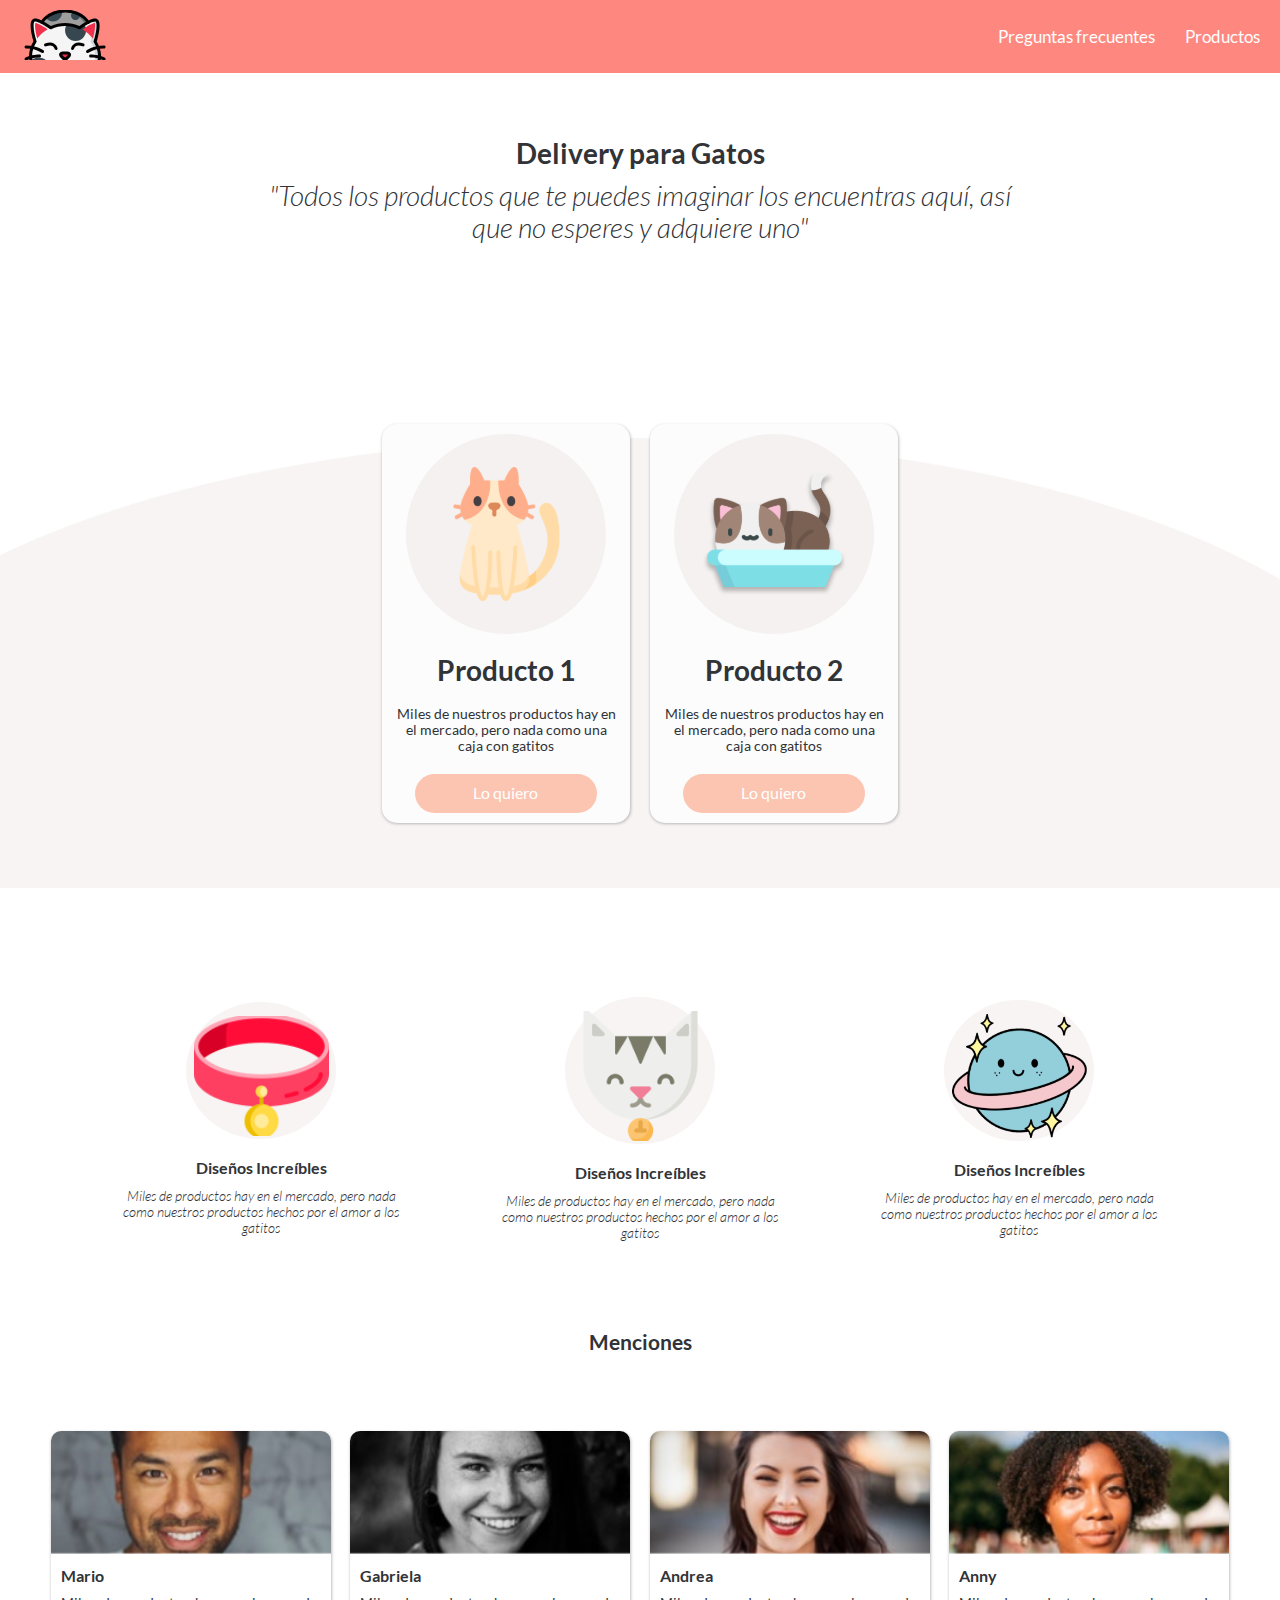
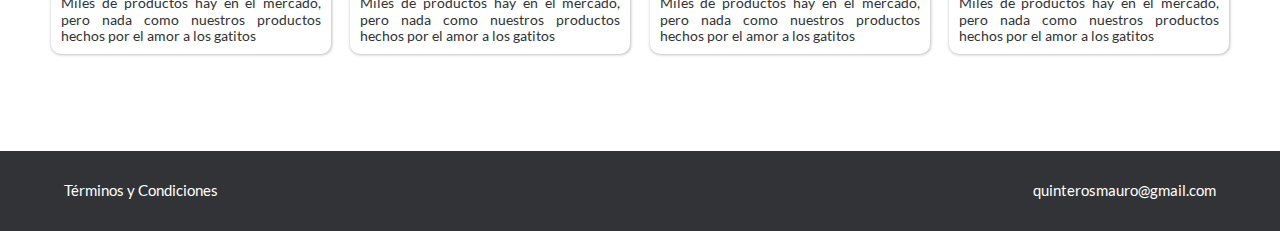
<file: index.html>
<!DOCTYPE html>
<html lang="es">
<head>
  <meta charset="UTF-8">
  <meta name="viewport" content="width=device-width, initial-scale=1.0">
  <link rel="shortcut icon" href="./assets/images/icon.png" type="image/x-icon">
  <title>MarketCats</title>
  <link rel="stylesheet" href="./assets/css/normalize.css">
  <link rel="stylesheet" href="./assets/css/animation.css">
  <link rel="stylesheet" href="./assets/css/style.css">
  <link rel="stylesheet" href="./assets/css/mobile.css">
</head>
<body>
  <header class="header">
    <nav class="nav fadeInDown">
      <a href="./index.html" class="m-0 brand-image">
        <img src="./assets/images/logo.svg" alt="logo">
      </a>
      <ul class="nav-options">
        <li><a href="#">Preguntas frecuentes</a></li>
        <li><a href="./product.html">Productos</a></li>
      </ul>
    </nav>
  </header>
  <!-- Main -->
  <main class="main">
    <h1 class="m-0 fadeIn">Delivery para Gatos</h1>
    <h1 class="m-0 fadeIn">"Todos los productos que te puedes imaginar los encuentras aquí, así que no esperes y adquiere uno"</h1>
  </main>
  <!-- Products -->
  <section class="products">
    <article class="product fadeInUp">
      <div class="content">
        <div class="image-wrapper">
          <img src="./assets/images/cat-1.svg" alt="cat 1">
        </div>
        <h1 class="m-0 text-center">Producto 1</h1>
        <p class="text-center">Miles de nuestros productos hay en el mercado, pero nada como una caja con gatitos</p>
        <a href="./sales.html" class="product-button">
          Lo quiero
        </a>
      </div>
    </article>
    <article class="product fadeInUp">
      <div class="content">
        <div class="image-wrapper">
          <img src="./assets/images/cat-2.svg" alt="cat 2">
        </div>
        <h1 class="m-0 text-center">Producto 2</h1>
        <p class="text-center">Miles de nuestros productos hay en el mercado, pero nada como una caja con gatitos</p>
        <a href="./sales.html" class="product-button">
          Lo quiero
        </a>
      </div>
    </article>
  </section>
  <!-- Description -->
  <section class="description">
    <div class="container">
      <article class="description-item">
        <figure class="m-0 description-image">
          <img src="./assets/images/product-1.png" alt="product 1">
        </figure>
        <h3 class="m-0">Diseños Increíbles</h3>
        <p class="m-0 text-center">Miles de productos hay en el mercado, pero nada como nuestros productos hechos por el amor a los gatitos</p>
      </article>
      <article class="description-item">
        <figure class="m-0 description-image">
          <img src="./assets/images/product-2.png" alt="product 1">
        </figure>
        <h3 class="m-0">Diseños Increíbles</h3>
        <p class="m-0 text-center">Miles de productos hay en el mercado, pero nada como nuestros productos hechos por el amor a los gatitos</p>
      </article>
      <article class="description-item">
        <figure class="m-0 description-image">
          <img src="./assets/images/product-3.png" alt="product 1">
        </figure>
        <h3 class="m-0">Diseños Increíbles</h3>
        <p class="m-0 text-center">Miles de productos hay en el mercado, pero nada como nuestros productos hechos por el amor a los gatitos</p>
      </article>
    </div>
  </section>
  <!-- Clients -->
  <section class="clients">
    <h2>Menciones</h2>
    <div class="container">
      <article class="client-item">
        <figure class="m-0 client-image">
          <img src="./assets/images/persona-1.png" alt="persona 1">
        </figure>
        <h3 class="m-0">Mario</h3>
        <p class="m-0">Miles de productos hay en el mercado, pero nada como nuestros productos hechos por el amor a los gatitos</p>
      </article>
      <article class="client-item">
        <figure class="m-0 client-image">
          <img src="./assets/images/persona-2.png" alt="persona 2">
        </figure>
        <h3 class="m-0">Gabriela</h3>
        <p class="m-0">Miles de productos hay en el mercado, pero nada como nuestros productos hechos por el amor a los gatitos</p>
      </article>
      <article class="client-item">
        <figure class="m-0 client-image">
          <img src="./assets/images/persona-3.png" alt="persona 3">
        </figure>
        <h3 class="m-0">Andrea</h3>
        <p class="m-0">Miles de productos hay en el mercado, pero nada como nuestros productos hechos por el amor a los gatitos</p>
      </article>
      <article class="client-item">
        <figure class="m-0 client-image">
          <img src="./assets/images/persona-4.png" alt="persona 4">
        </figure>
        <h3 class="m-0">Anny</h3>
        <p class="m-0">Miles de productos hay en el mercado, pero nada como nuestros productos hechos por el amor a los gatitos</p>
      </article>
    </div>
  </section>
  <!-- Footer -->
  <footer class="footer">
    <a href="#">Términos y Condiciones</a>
    <a href="mailto:quinterosmauro@gmail.com">quinterosmauro@gmail.com</a>
  </footer>
</body>
</html>
</file>
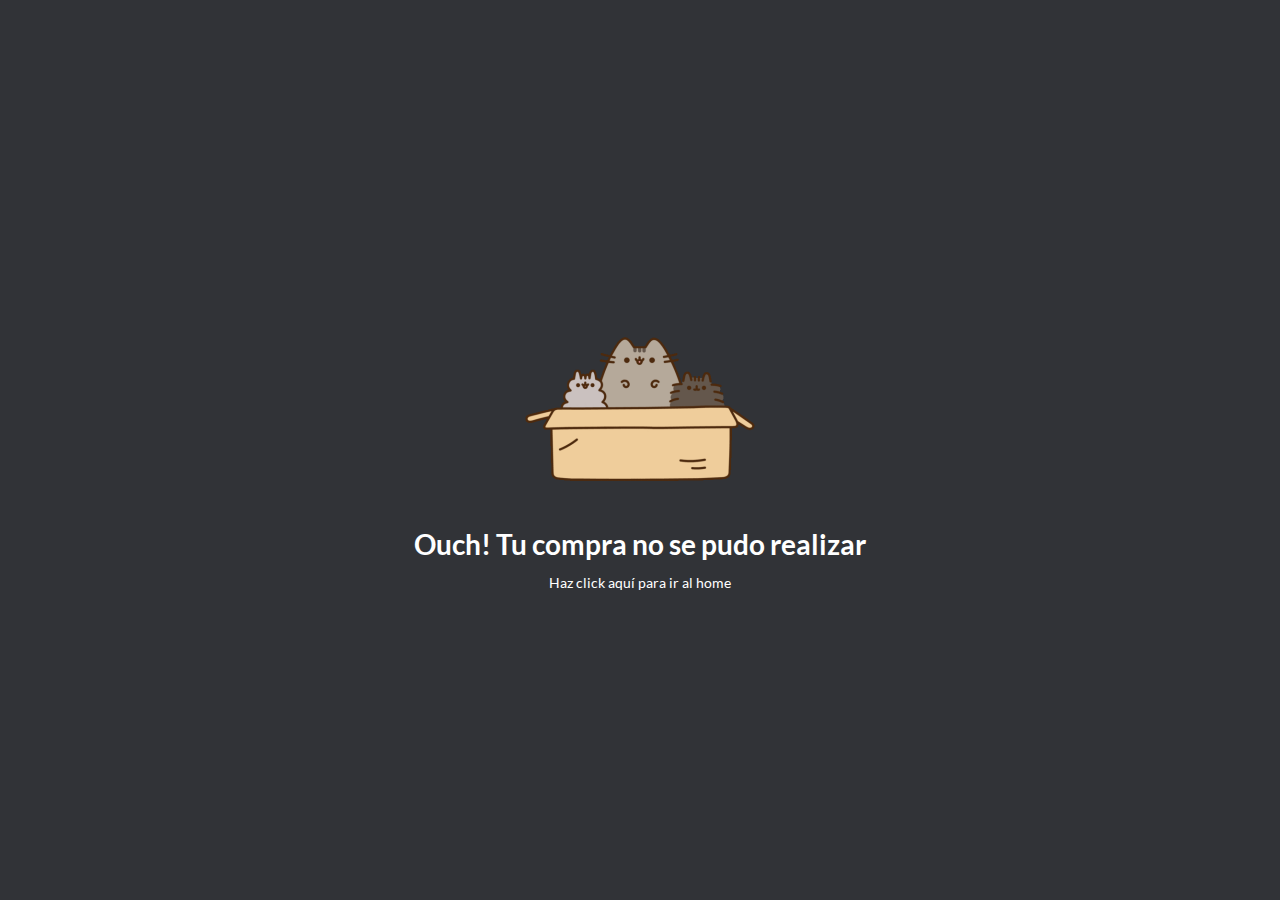
<file: fail.html>
<!DOCTYPE html>
<html lang="es">
<head>
  <meta charset="UTF-8">
  <meta name="viewport" content="width=device-width, initial-scale=1.0">
  <link rel="shortcut icon" href="./assets/images/icon.png" type="image/x-icon">
  <title>MarketCats</title>
  <link rel="stylesheet" href="./assets/css/normalize.css">
  <link rel="stylesheet" href="./assets/css/animation.css">
  <link rel="stylesheet" href="./assets/css/style.css">
  <link rel="stylesheet" href="./assets/css/paypal.css">
</head>
<body>
  <div class="content-paypal">
    <img src="./assets/images/product-item.png" alt="product success">
    <h3>Ouch! Tu compra no se pudo realizar</h3>
    <p><a href="./index.html">Haz click aquí para ir al home</a></p>
  </div>
</body>
</html>
</file>
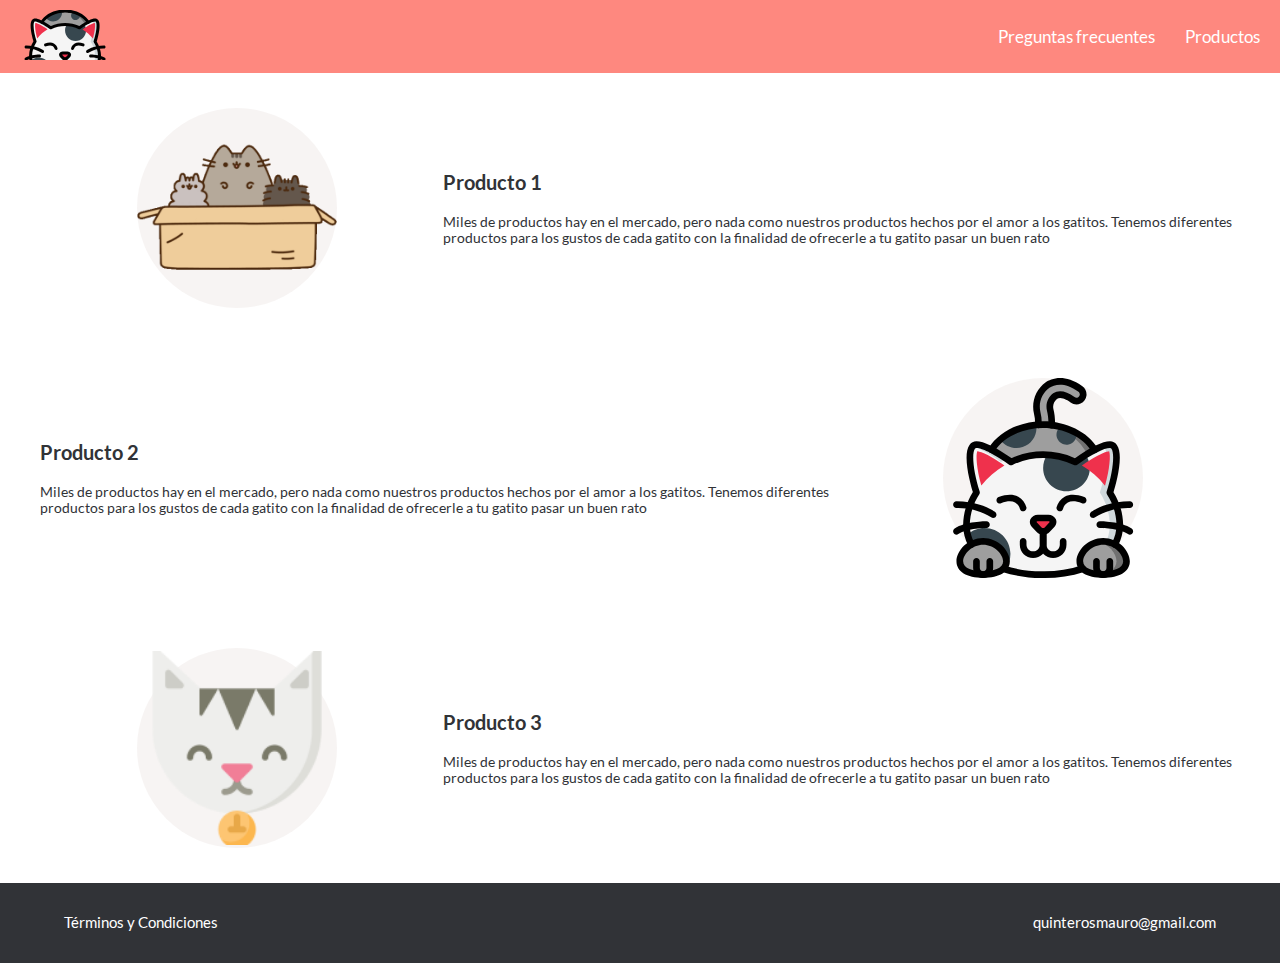
<file: product.html>
<!DOCTYPE html>
<html lang="es">
  <head>
    <meta charset="UTF-8" />
    <meta name="viewport" content="width=device-width, initial-scale=1.0">
    <link rel="shortcut icon" href="./assets/images/icon.png" type="image/x-icon">
    <title>MarketCats</title>
    <link rel="stylesheet" href="./assets/css/normalize.css">
    <link rel="stylesheet" href="./assets/css/animation.css">
    <link rel="stylesheet" href="./assets/css/style.css">
    <link rel="stylesheet" href="./assets/css/mobile.css">
    <link rel="stylesheet" href="./assets/css/grid.css">
  </head>
  <body>
    <header class="header">
      <nav class="nav fadeInDown">
        <a href="./index.html" class="m-0 brand-image">
          <img src="./assets/images/logo.svg" alt="logo">
        </a>
        <ul class="nav-options">
          <li><a href="#">Preguntas frecuentes</a></li>
          <li><a href="./product.html">Productos</a></li>
        </ul>
      </nav>
    </header>
    <div class="grid-container">
      <div class="row height-row">
        <div class="col-2 flex-center-x">
          <figure class="m-0 image-container flex-center-x">
            <img src="./assets/images/product-item.png" alt="product image">
          </figure>
        </div>
        <div class="col-4 flex-justify-y">
          <h3 class="m-0">Producto 1</h3>
          <p class="m-0">Miles de productos hay en el mercado, pero nada como nuestros productos hechos por el amor a los gatitos. Tenemos diferentes productos para los gustos de cada gatito con la finalidad de ofrecerle a tu gatito pasar un buen rato</p>
        </div>
      </div>
      <div class="row height-row">
        <div class="col-4 flex-justify-y">
          <h3 class="m-0">Producto 2</h3>
          <p class="m-0">Miles de productos hay en el mercado, pero nada como nuestros productos hechos por el amor a los gatitos. Tenemos diferentes productos para los gustos de cada gatito con la finalidad de ofrecerle a tu gatito pasar un buen rato</p>
        </div>
        <div class="col-2 flex-center-x">
          <figure class="m-0 image-container flex-center-x">
            <img src="./assets/images/logo.svg" alt="product image">
          </figure>
        </div>
      </div>
      <div class="row height-row">
        <div class="col-2 flex-center-x">
          <figure class="m-0 image-container flex-center-x">
            <img src="./assets/images/product-2.png" alt="product image">
          </figure>
        </div>
        <div class="col-4 flex-justify-y">
          <h3 class="m-0">Producto 3</h3>
          <p class="m-0">Miles de productos hay en el mercado, pero nada como nuestros productos hechos por el amor a los gatitos. Tenemos diferentes productos para los gustos de cada gatito con la finalidad de ofrecerle a tu gatito pasar un buen rato</p>
        </div>
      </div>
    </div>
    <footer class="footer">
      <a href="#">Términos y Condiciones</a>
      <a href="mailto:quinterosmauro@gmail.com">quinterosmauro@gmail.com</a>
    </footer>
  </body>
</html>
</file>
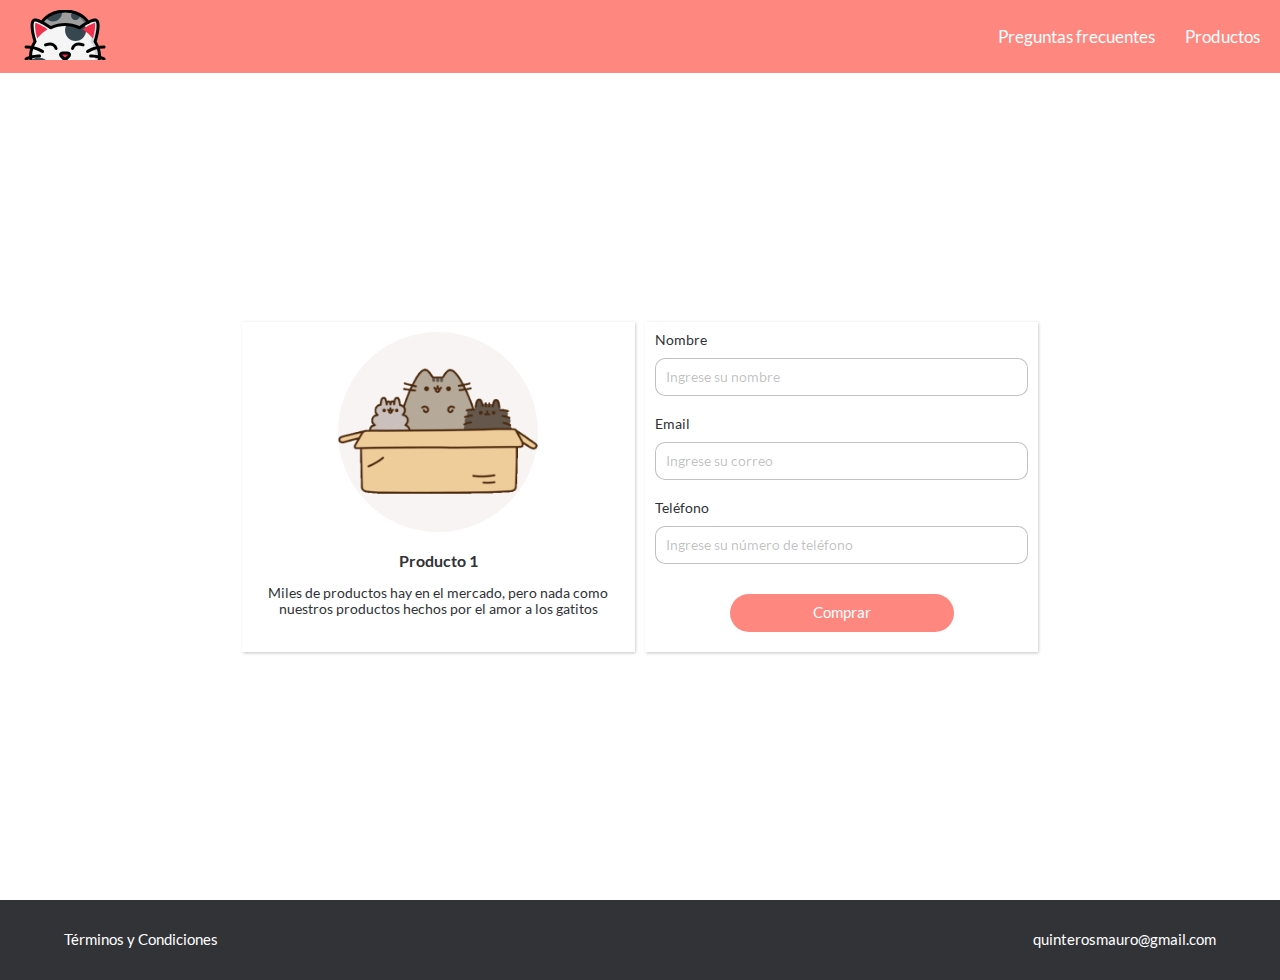
<file: sales.html>
<!DOCTYPE html>
<html lang="es">
<head>
  <meta charset="UTF-8">
  <meta name="viewport" content="width=device-width, initial-scale=1.0">
  <link rel="shortcut icon" href="./assets/images/icon.png" type="image/x-icon">
  <title>MarketCats</title>
  <link rel="stylesheet" href="./assets/css/normalize.css">
  <link rel="stylesheet" href="./assets/css/animation.css">
  <link rel="stylesheet" href="./assets/css/style.css">
  <link rel="stylesheet" href="./assets/css/mobile.css">
  <link rel="stylesheet" href="./assets/css/grid.css">
</head>
<body>
  <header class="header">
    <nav class="nav fadeInDown">
      <a href="./index.html" class="m-0 brand-image">
        <img src="./assets/images/logo.svg" alt="logo">
      </a>
      <ul class="nav-options">
        <li><a href="#">Preguntas frecuentes</a></li>
        <li><a href="./product.html">Productos</a></li>
      </ul>
    </nav>
  </header>
  <!-- Form -->
  <div class="grid-container main-form">
    <div class="row">
      <div class="col-2 col-form">
        <section class="pay">
          <figure class="m-0 image-container">
            <img src="./assets/images/product-item.png" alt="product item">
          </figure>
          <h3>Producto 1</h3>
          <p>Miles de productos hay en el mercado, pero nada como nuestros productos hechos por el amor a los gatitos</p>
        </section>
      </div>
      <div class="col-2">
        <section class="pay">
          <form action="https://www.paypal.com/cgi-bin/webscr?cmd=_s-xclick&hosted_button_id=WAQFEFBLBNKGN" method="POST">
            <input type="hidden" name="first_name" value="Mauro">
            <input type="hidden" name="city" value="Lima">
            <input type="hidden" name="state" value="PE">
            <input type="hidden" name="night_phone_a" value="978">
            <input type="hidden" name="night_phone_b" value="154">
            <input type="hidden" name="night_phone_c" value="504">
            <input type="hidden" name="email" value="quinterosmauro9905@gmail.com">
            <div class="input-content">
              <label for="name">Nombre</label>
              <input type="text" name="user-name" id="name" placeholder="Ingrese su nombre">
            </div>
            <div class="input-content">
              <label for="email">Email</label>
              <input type="email" name="user-email" id="email" placeholder="Ingrese su correo">
            </div>
            <div class="input-content">
              <label for="phone">Teléfono</label>
              <input type="text" name="user-phone" id="phone" placeholder="Ingrese su número de teléfono">
            </div>
            <input type="submit" value="Comprar" class="sale-button">
          </form>
        </section>
      </div>
    </div>
  </div>
  </section>
  <!-- Footer -->
  <footer class="footer">
    <a href="#">Términos y Condiciones</a>
    <a href="mailto:quinterosmauro@gmail.com">quinterosmauro@gmail.com</a>
  </footer>
</body>
</html>
</file>
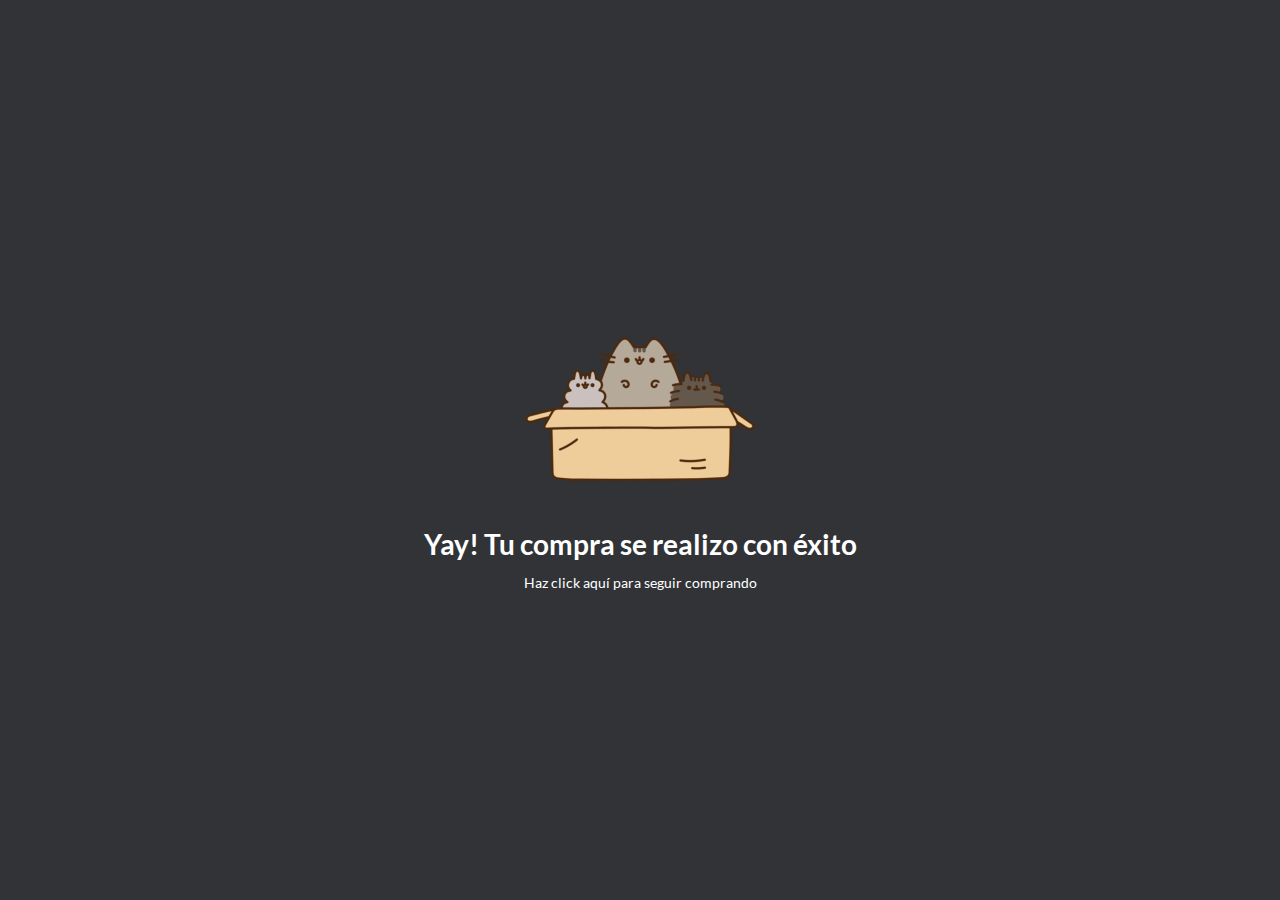
<file: success.html>
<!DOCTYPE html>
<html lang="es">
<head>
  <meta charset="UTF-8">
  <meta name="viewport" content="width=device-width, initial-scale=1.0">
  <link rel="shortcut icon" href="./assets/images/icon.png" type="image/x-icon">
  <title>MarketCats</title>
  <link rel="stylesheet" href="./assets/css/normalize.css">
  <link rel="stylesheet" href="./assets/css/animation.css">
  <link rel="stylesheet" href="./assets/css/style.css">
  <link rel="stylesheet" href="./assets/css/paypal.css">
</head>
<body>
  <div class="content-paypal">
    <img src="./assets/images/product-item.png" alt="product success">
    <h3>Yay! Tu compra se realizo con éxito</h3>
    <p><a href="./index.html">Haz click aquí para seguir comprando</a></p>
  </div>
</body>
</html>
</file>
<file: assets/css/animation.css>
.fadeIn{
  -webkit-animation-duration: 3s;
  -webkit-animation-fill-mode: both;
  -webkit-animation-name: fadeIn;
  animation-duration: 3s;
  animation-fill-mode: both;
  animation-name: fadeIn;
}
@keyframes fadeIn{
  from{
    opacity: 0;
  }
  to{
    opacity: 1;
  }
}
.fadeInDown{
  -webkit-animation-duration: 1s;
  -webkit-animation-fill-mode: both;
  -webkit-animation-name: fadeInDown;
  animation-duration: 1s;
  animation-fill-mode: both;
  animation-name: fadeInDown;
}
@keyframes fadeInDown{
  from{
    opacity: 0;
    -webkit-transform: translate3d(0, -100%, 0);
    transform: translate3d(0, -100%, 0);
  }
  to{
    opacity: 1;
    -webkit-transform: translate3d(0, 0, 0);
    transform: translate3d(0, 0, 0);
  }
}
.fadeInUp{
  -webkit-animation-duration: 1s;
  -webkit-animation-fill-mode: both;
  -webkit-animation-name: fadeInUp;
  animation-duration: 1s;
  animation-fill-mode: both;
  animation-name: fadeInUp;
}
@keyframes fadeInUp{
  from{
    opacity: 0;
    -webkit-transform: translate3d(0, 100%, 0);
    transform: translate3d(0, 100%, 0);
  }
  to{
    opacity: 1;
    -webkit-transform: translate3d(0, 0, 0);
    transform: translate3d(0, 0, 0);
  }
}
</file>
<file: assets/css/style.css>
/* Variables */
:root{
  --primary-color: #FE887F;
  --white-color: #ffffff;
  --black-color: #313337;
  --second-color: #FCC5B1;
  /* Font */
  --font-normal: 'Lato';
  --font-black: 'Lato Black';
  --font-italic: 'Lato Italic';
  /* Box Shadow */
  --shadow: .5px 1px 3px 0 #20212447;
}
/* Font */
@font-face{
  font-family: 'Lato';
  src: url('../font/Lato-Regular.ttf');
}
@font-face{
  font-family: 'Lato Italic';
  src: url('../font/Lato-LightItalic.ttf');
}
@font-face{
  font-family: 'Lato BoldItalic';
  src: url('../font/Lato-BoldItalic.ttf');
}
@font-face{
  font-family: 'Lato Black';
  src: url('../font/Lato-Bold.ttf');
}
/* Globals */
*, *::before, *::after{
  box-sizing: border-box;
}
html, body{
  margin: 0;
  padding: 0;
  font-size: 14px;
  font-family: var(--font-normal);
  color: var(--black-color);
}
h1, h2, h3{
  font-family: var(--font-black);
  margin: 0;
}
label, input{
  font-size: 14px;
}
.m-0{
  margin: 0;
}
.m-2{
  margin: 40px 0;
}
.text-center{
  text-align: center;
}
.container{
  width: 95%;
  height: inherit;
  display: inherit;
  align-items: inherit;
  justify-content: space-evenly;
}
/* Header */
.header{
  width: 100%;
  background-color: var(--primary-color);
  color: var(--white-color);
}
.nav{
  display: flex;
  justify-content: space-between;
  align-items: center;
  padding: 10px 20px;
}
.brand-image{
  width: 90px;
}
.brand-image img{
  width: 100%;
  height: 50px;
  object-fit: cover;
}
.nav-options{
  list-style: none;
  display: flex;
}
.nav-options > li:first-child{
  padding-right: 30px;
}
.nav-options a{
  text-decoration: none;
  font-size: 1.2rem;
  color: var(--white-color);
}
.nav-options a:hover{
  text-decoration: underline;
}
/* Main */
.main{
  height: 35vh;
  padding: 5% 20% 10%;
  margin-bottom: 50px;
}
.main h1:first-child{
  margin-bottom: 10px;
}
.main h1:last-child{
  font-family: var(--font-italic);
  font-weight: 300;
}
.main h1{
  text-align: center;
  font-weight: 500;
}
/* Product Card */
.products{
  background-image: url('../images/curve.png');
  height: 50vh;
  background-size: cover;
  background-position-x: center;
  background-position-y: top;
  display: flex;
  justify-content: center;
  align-items: center;
  padding: 0 20px;
}
.product{
  width: 20%;
  margin-top: -80px;
  background-color: #FCFCFC;
  border-radius: 15px;
  box-shadow: var(--shadow);
}
.product:first-child{
  margin-right: 20px;
}
.content{
  padding: 0 10px;
  display: flex;
  flex-direction: column;
  align-items: center;
  justify-content: center;
}
.content h1{
  margin: 10px 0;
}
.content p {
  margin: 10px 0;
}
.image-wrapper{
  width: 200px;
  height: 200px;
  display: flex;
  justify-content: center;
  align-items: center;
  border-radius: 50%;
  background: rgba(217, 204, 200, .22);
  margin: 10px 0;
}
.image-wrapper img{
  object-fit: cover;
}
.product-button{
  display: block;
  text-decoration: none;
  text-align: center;
  cursor: pointer;
  width: 80%;
  padding: 10px;
  font-size: 16px;
  border: none;
  outline: none;
  border-radius: 25px;
  color: var(--white-color);
  background: var(--second-color);
  margin: 10px 0;
  transition: .5s;
}
.product-button:hover{
  background: var(--primary-color);
  font-family: 'Lato BoldItalic';
}
/* Description */
.description{
  height: 400px;
  margin: 1.5em 0;
  display: flex;
  justify-content: center;
  align-items: center;
}
.description-item{
  width: 300px;
  display: flex;
  flex-direction: column;
  justify-content: center;
  align-items: center;
}
.description-image{
  width: 150px;
  padding-top: 1em;
  border-radius: 50%;
  background: rgba(217, 204, 200, .22);
  margin: 20px 0;
  text-align: center;
}
.description-image img{
  width: 90%;
}
.description-item h3{
  margin-bottom: 10px;
}
.description-item p{
  font-family: var(--font-italic);
}
/* Clients */
.clients{
  height: 400px;
  display: flex;
  flex-direction: column;
  justify-content: center;
  align-items: center;
  margin: 1.5em 0;
}
.client-item{
  width: 280px;
  box-shadow: var(--shadow);
  overflow: hidden;
  border-radius: 10px;
  flex-shrink: 0;
}
.client-image{
  width: 100%;
}
.client-image img{
  width: 100%;
}
.client-item h3{
  margin: 10px 0;
  padding: 0 10px;
}
.client-item p{
  margin: 10px 0;
  padding: 0 10px;
  text-align: justify;
}
/* Sales */
.main-form{
  height: calc(100vh - 73px);
  display: flex;
  justify-content: center;
  align-items: center;
}
.row > .col-form.col-2:nth-of-type(1){
  grid-column: 2 / span 2;
}
.pay{
  background-color: var(--white-color);
  box-shadow: var(--shadow);
  padding: 10px;
  text-align: center;
  height: 100%;
}
.pay figure{
  margin: 0 auto;
}
.pay h3{
  margin-top: 20px;
}
.input-content{
  display: flex;
  flex-direction: column;
  justify-content: flex-start;
  align-items: flex-start;
  margin-bottom: 20px;
}
.input-content label{
  margin-bottom: 10px;
  font-weight: 500;
}
.input-content input{
  display: block;
  width: 100%;
  outline: none;
  border: 1px solid #20212447;
  padding: 10px;
  border-radius: 10px;
}
.sale-button{
  background-color: #FE887F;
  cursor: pointer;
  width: 60%;
  padding: 10px;
  font-size: 15px;
  border: none;
  outline: none;
  border-radius: 25px;
  color: var(--white-color);
  background: var(--primary-color);
  margin: 10px 0;
}
::placeholder{
  color: #20212447;
}
@media (max-width:900px){
  .col-2:nth-of-type(2){
    margin-top: 20px;
  }
}
/* Footer */
.footer{
  height: 80px;
  background: var(--black-color);
  display: flex;
  justify-content: space-between;
  align-items: center;
  padding: 0 5%;
}
.footer a{
  display: block;
  color: var(--white-color);
  text-decoration: none;
  font-size: 15px;
}
.footer a:hover{
  text-decoration: underline;
}
</file>
<file: assets/css/mobile.css>
@media (max-width: 1200px){
  .product{
    width: 25%;
  }
  .clients{
    height: auto;
  }
  .clients h2{
    margin-bottom: 20px;
  }
  .clients .container{
    flex-wrap: wrap;
  }
  .client-item{
    width: 320px;
    margin-bottom: 20px;
  }
}
@media (max-width: 1024px){
  .client-item{
    width: 340px;
  }
}
@media (max-width: 1000px){
  .product{
    width: 30%;
  }
  .client-item{
    width: 320px;
  }
}
@media (max-width: 890px){
  .product{
    width: 32%;
  }
}
@media (max-width: 815px){
  .product{
    width: 32%;
  }
  .products{
    height: 55vh;
  }
}
@media (max-width: 735px){
  .product{
    width: 35%;
  }
}
@media (max-width: 670px){
  .main{
    height: 25vh;
    padding: 5%;
    margin-bottom: 20px;
  }
  .products{
    display: inherit;
    height: auto;
    padding: 20px 0;
  }
  .product{
    width: 50%;
    margin: 0 auto;
  }
  .product:first-child{
    margin: 0 auto;
    margin-bottom: 20px;
  }
  .container{
    width: 100%;
  }
  .description{
    height: auto;
    display: inherit;
  }
  .description-item{
    margin: 0 auto;
    margin-bottom: 20px;
  }
  .clients{
    height: auto;
    display: inherit;
    text-align: center;
  }
  .clients h2{
    margin: 40px 0;
  }
  .client-item{
    margin: 0 auto;
    margin-bottom: 20px;
  }
}
@media (max-width: 575px){
  .product{
    width: 70%;
  }
}
@media (max-width: 400px){
  .product{
    width: 80%;
  }
}
@media (max-width: 360px){
  .main h1{
    font-size: 20px;
  }
  .main h1:first-child{
    font-size: 25px;
  }
  .client-item{
    width: 280px;
  }
}
</file>
<file: assets/css/paypal.css>
body{
  background-color: var(--black-color);
  display: flex;
  align-items: center;
  justify-content: center;
  color: var(--white-color);
  height: 100vh;
  text-align: center;
}
.content-paypal img{
  width: 50%;
}
.content-paypal h3{
  text-align: center;
  font-size: 2rem;
}
.content-paypal a{
  text-decoration: none;
  font-size: 1rem;
  color: var(--white-color);
}
.content-paypal a:hover{
  color: var(--primary-color);
  text-decoration: underline;
}
</file>
<file: assets/css/grid.css>
/* container > row > column */
.grid-container{
  max-width: 1200px;
  margin: 0 auto;
}
.flex-center-x{
  display: flex;
  justify-content: center;
  align-items: center;
}
.flex-justify-y{
  display: flex;
  flex-direction: column;
  align-items: flex-start;
  justify-content: center;
}
/* Grid */
.row{
  display: grid;
  grid-template-columns: repeat(6, 1fr);
  gap: 10px;
}
.height-row{
  height: 30vh;
}
.col-1{
  grid-column: span 1;
}
.col-2{
  grid-column: span 2;
}
.col-3{
  grid-column: span 3;
}
.col-4{
  grid-column: span 4;
}
.col-5{
  grid-column: span 5;
}
.col-6{
  grid-column: span 6;
}
/* Image Responsive */
.image-container{
  width: 200px;
  height: 200px;
  border-radius: 50%;
  background: rgba(217, 204, 200, .22);
}
.image-container img{
  width: 100%;
}
/* Product Text */
p.m-0{
  margin-top: 20px;
}
h3.m-0{
  font-size: 20px;
}
@media (max-width:1200px){
  .row{
    padding: 0 10%;
  }
}
@media (max-width:900px){
  .row{
    display: flex;
    padding: 5%;
    flex-direction: column;
    justify-content: center;
    align-items: center;
  }
  .row:nth-of-type(2){
    flex-direction: column-reverse;
  }
  .row > div{
    width: 100%;
  }
  [class*='col-']{
    height: auto;
  }
  .flex-justify-y{
    align-items: center;
  }
  h3.m-0{
    margin-top: 20px;
    font-size: 16px;
  }
  p{
    text-align: center;
    font-size: 14px;
  }
}
</file>
